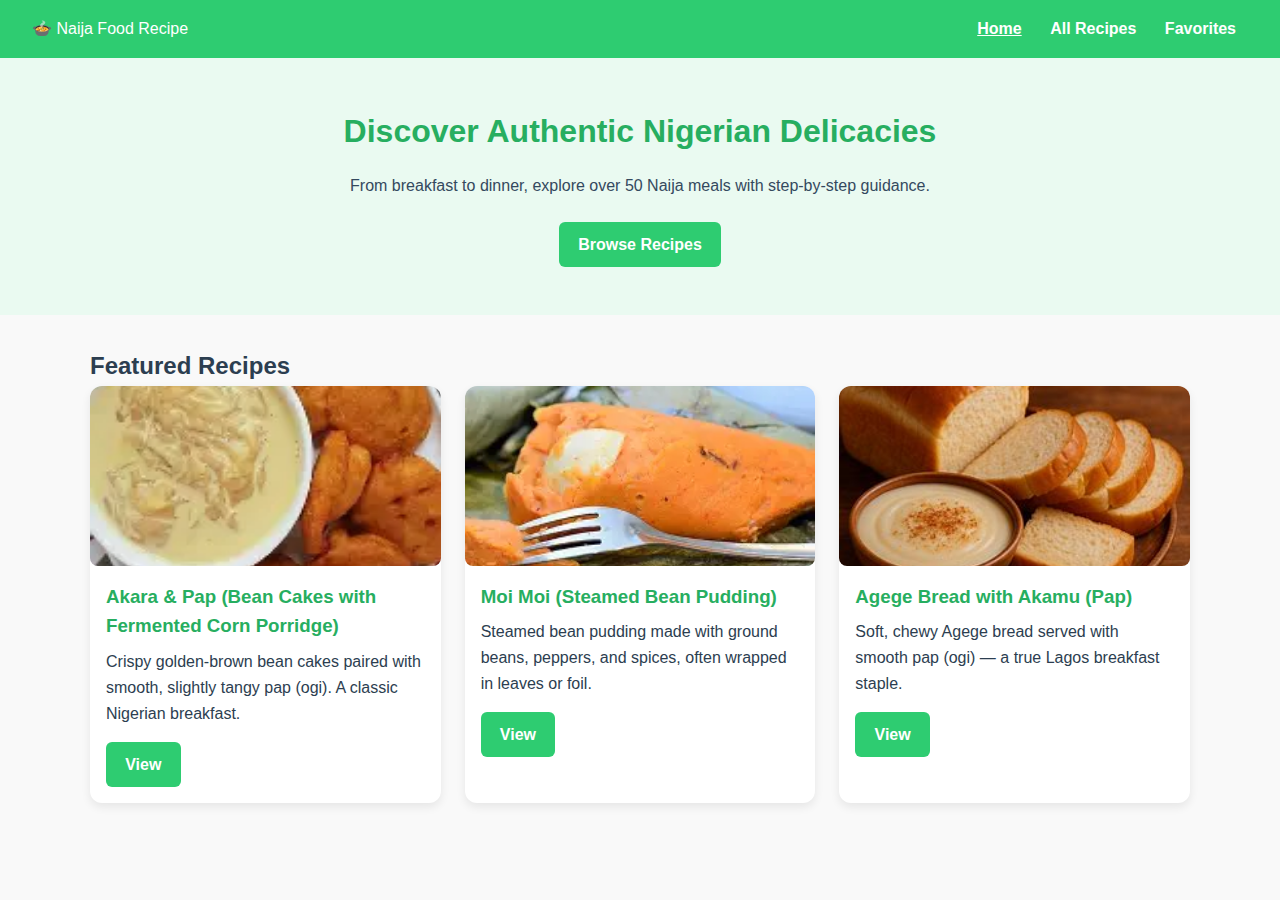
<file: index.html>
<!DOCTYPE html>
<html lang="en">
<head>
  <meta charset="UTF-8">
  <meta name="viewport" content="width=device-width, initial-scale=1.0">
  <title>Naija Recipe App</title>
  <link rel="stylesheet" href="style.css">
</head>
<body>
  <!-- Navbar -->
  <header class="navbar">
    <div class="logo">🍲 Naija Food Recipe</div>
    <nav>
      <a href="index.html" class="active">Home</a>
      <a href="recipes.html">All Recipes</a>
      <a href="favorites.html">Favorites</a>
    </nav>
  </header>

  <!-- Hero Section -->
  <section class="hero">
    <h1>Discover Authentic Nigerian Delicacies</h1>
    <p>From breakfast to dinner, explore over 50 Naija meals with step-by-step guidance.</p>
    <a href="recipes.html" class="btn">Browse Recipes</a>
  </section>

  <!-- Featured Recipes -->
  <main class="container">
    <h2>Featured Recipes</h2>
    <div id="featured" class="recipe-grid"></div>
  </main>

  <script src="script.js"></script>
</body>
</html>
</file>
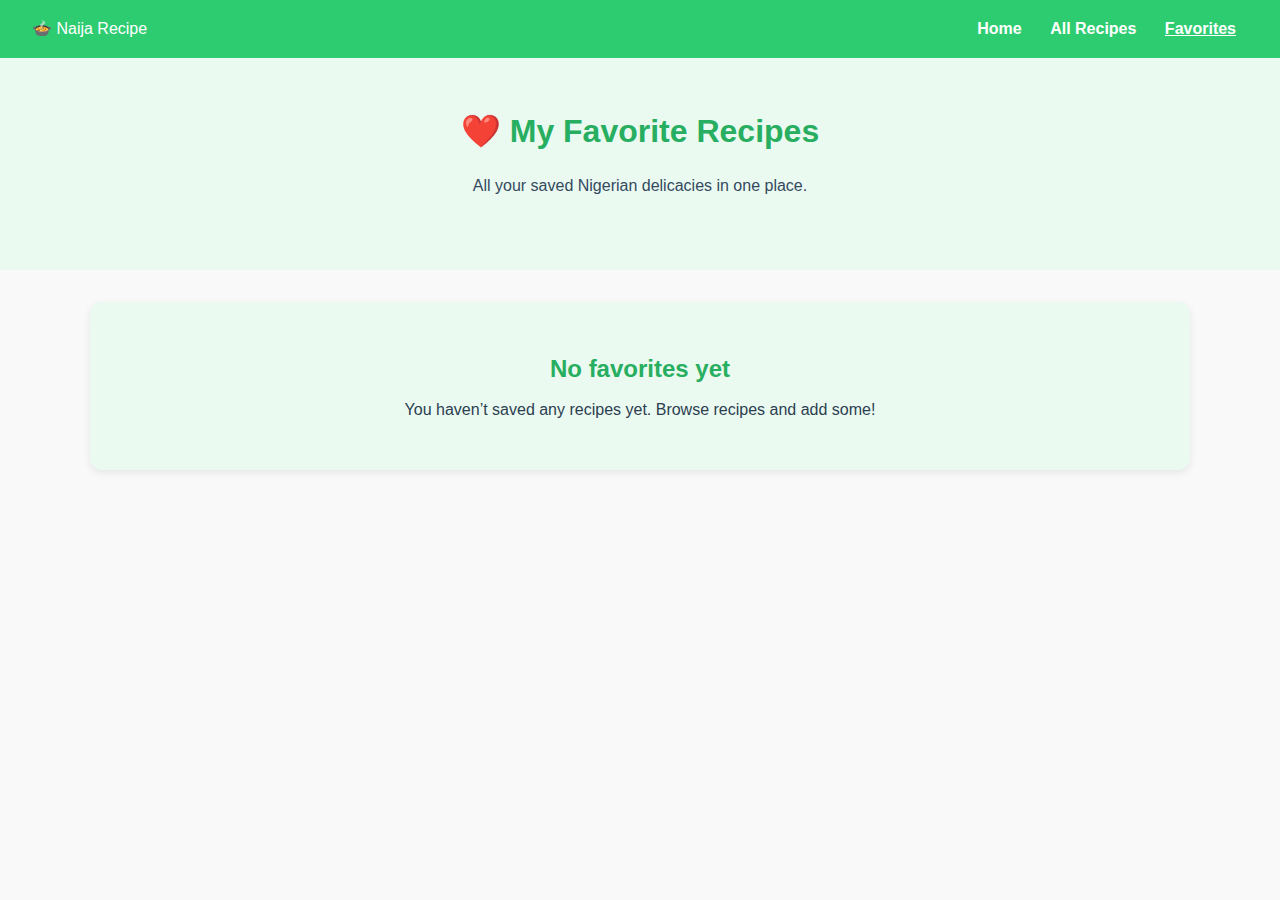
<file: favorites.html>
<!DOCTYPE html>
<html lang="en">
<head>
  <meta charset="UTF-8">
  <meta name="viewport" content="width=device-width, initial-scale=1.0">
  <title>My Favorite Recipes | Naija Recipe App</title>
  <link rel="stylesheet" href="style.css">
</head>
<body>
  <header class="navbar">
    <div class="logo">🍲 Naija Recipe</div>
    <nav>
      <a href="index.html">Home</a>
      <a href="recipes.html">All Recipes</a>
      <a href="favorites.html" class="active">Favorites</a>
    </nav>
  </header>

  <section class="hero small-hero">
    <h1>❤️ My Favorite Recipes</h1>
    <p>All your saved Nigerian delicacies in one place.</p>
  </section>

  <main class="container">
    <div id="favorites-list" class="recipe-grid"></div>
  </main>

  <script src="script.js"></script>
</body>
</html>
</file>
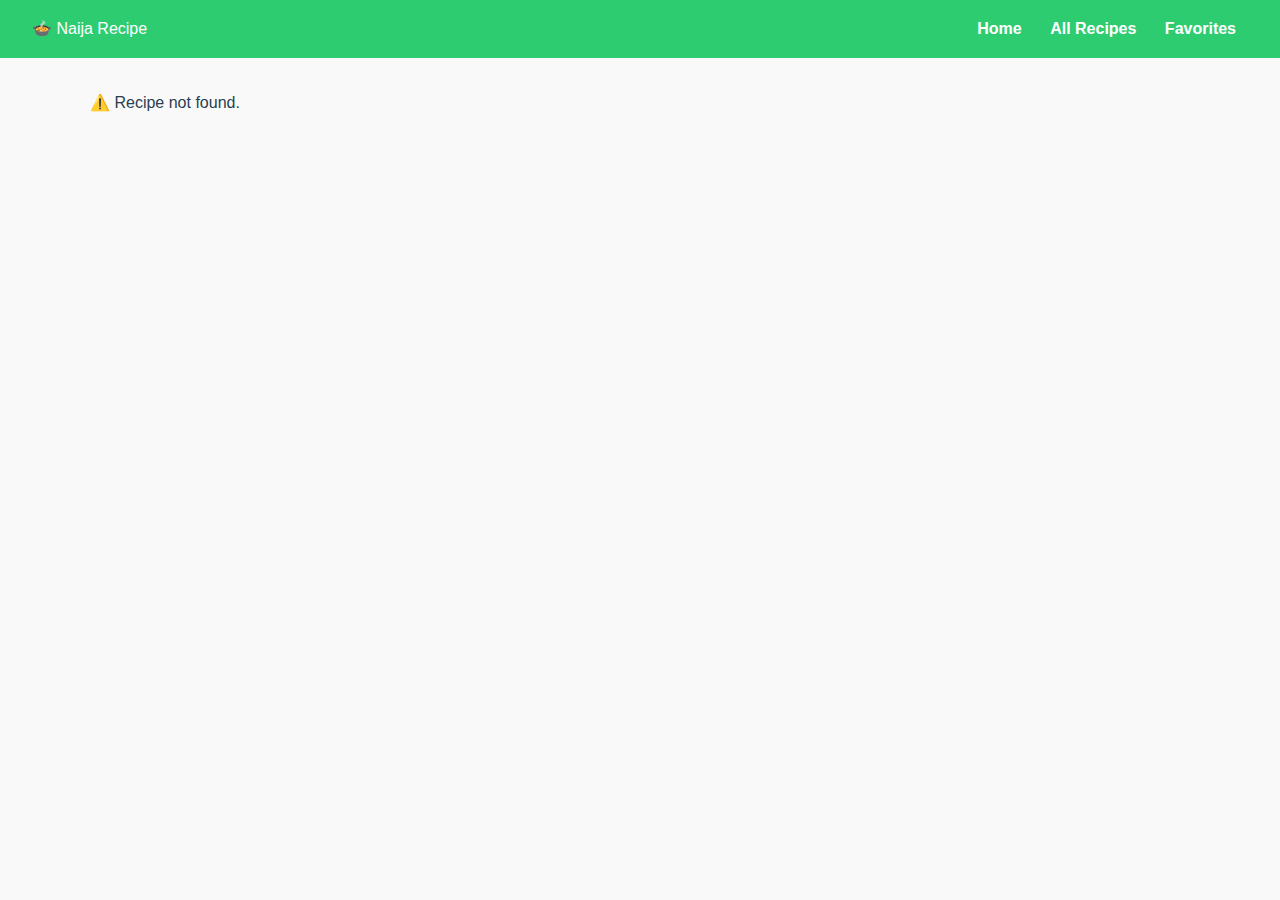
<file: recipe.html>
<!DOCTYPE html>
<html lang="en">
<head>
  <meta charset="UTF-8">
  <meta name="viewport" content="width=device-width, initial-scale=1.0">
  <title>Recipe Details | Naija Recipe App</title>
  <link rel="stylesheet" href="style.css">
</head>
<body>
  <header class="navbar">
    <div class="logo">🍲 Naija Recipe</div>
    <nav>
      <a href="index.html">Home</a>
      <a href="recipes.html">All Recipes</a>
      <a href="favorites.html">Favorites</a>
    </nav>
  </header>

  <main id="recipe-detail" class="container recipe-detail"></main>

  <script src="script.js"></script>
</body>
</html>
</file>
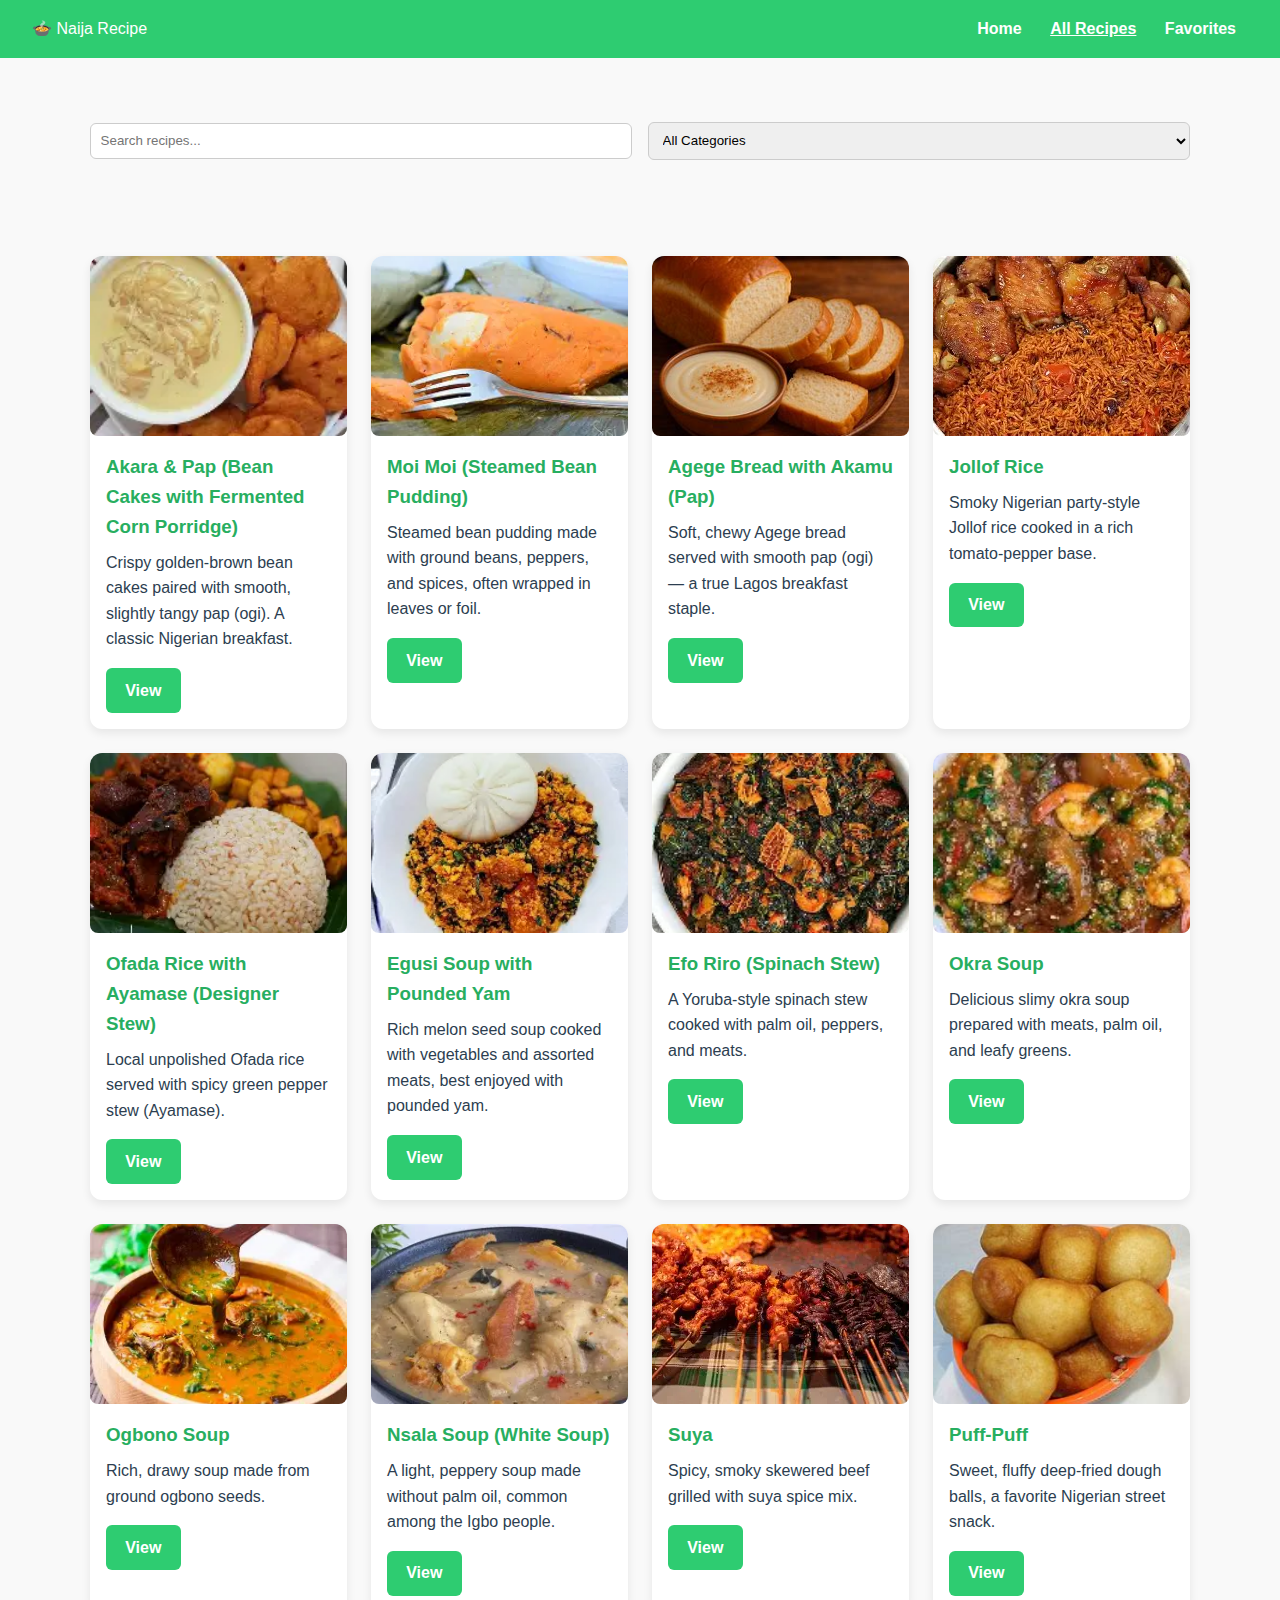
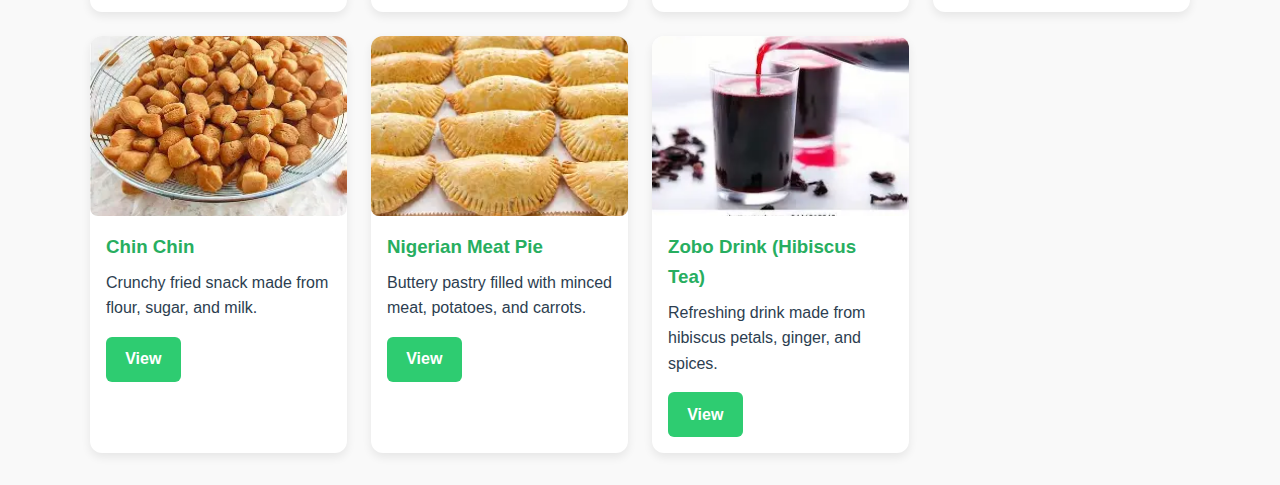
<file: recipes.html>
<!DOCTYPE html>
<html lang="en">
<head>
  <meta charset="UTF-8">
  <meta name="viewport" content="width=device-width, initial-scale=1.0">
  <title>All Recipes | Naija Recipe App</title>
  <link rel="stylesheet" href="style.css">
</head>
<body>
  <header class="navbar">
    <div class="logo">🍲 Naija Recipe</div>
    <nav>
      <a href="index.html">Home</a>
      <a href="recipes.html" class="active">All Recipes</a>
      <a href="favorites.html">Favorites</a>
    </nav>
  </header>

  <!-- Search + Filter -->
  <section class="search-filter container">
    <input type="text" id="search" placeholder="Search recipes...">
    <select id="filter">
      <option value="all">All Categories</option>
      <option value="breakfast">Breakfast</option>
      <option value="lunch">Lunch</option>
      <option value="dinner">Dinner</option>
      <option value="snack">Snacks</option>
    </select>
  </section>

  <main class="container">
    <div id="recipes-list" class="recipe-grid"></div>
  </main>

  <script src="script.js"></script>
</body>
</html>
</file>
<file: style.css>
/* Reset + Basics */
* { margin: 0; padding: 0; box-sizing: border-box; }
body { font-family: Arial, sans-serif; line-height: 1.6; color: #2c3e50; background: #f9f9f9; }
a { text-decoration: none; color: inherit; }
img { max-width: 100%; display: block; border-radius: 8px; }

/* Navbar */
.navbar {
  display: flex; justify-content: space-between; align-items: center;
  padding: 1rem 2rem; background: #2ecc71; color: white;
}
.navbar a { margin: 0 0.75rem; font-weight: bold; color: white; }
.navbar a.active { text-decoration: underline; }

/* Hero */
.hero {
  text-align: center; padding: 3rem 1rem; background: #eafaf1;
}
.hero h1 { font-size: 2rem; margin-bottom: 1rem; color: #27ae60; }
.hero p { margin-bottom: 1.5rem; color: #34495e; }
.btn {
  display: inline-block; background: #2ecc71; color: white;
  padding: 0.6rem 1.2rem; border-radius: 6px; font-weight: bold;
  transition: background 0.2s ease;
}
.btn:hover { background: #27ae60; }

/* Containers */
.container { width: 90%; max-width: 1100px; margin: auto; padding: 2rem 0; }

/* Grid for Recipes */
.recipe-grid {
  display: grid; grid-template-columns: repeat(auto-fit, minmax(250px, 1fr));
  gap: 1.5rem;
}
.recipe-card {
  background: white; border-radius: 12px; overflow: hidden;
  box-shadow: 0 4px 10px rgba(0,0,0,0.08); transition: transform 0.2s;
}
.recipe-card:hover { transform: translateY(-5px); }
.recipe-card img { width: 100%; height: 180px; object-fit: cover; }
.card-body { padding: 1rem; }
.card-body h3 { margin-bottom: 0.5rem; color: #27ae60; }
.card-actions { display: flex; justify-content: space-between; margin-top: 1rem; }
.btn-remove { background: #e74c3c; }
.btn-remove:hover { background: #c0392b; }

/* Search + Filter */
.search-filter {
  display: flex; justify-content: space-between; align-items: center;
  gap: 1rem; margin: 2rem auto;
}
.search-filter input, .search-filter select {
  padding: 0.6rem; border: 1px solid #ccc; border-radius: 6px; flex: 1;
}

/* Recipe Detail */
.recipe-hero { display: flex; flex-direction: column; gap: 1rem; margin-bottom: 2rem; }
.recipe-hero img { width: 100%; max-height: 350px; object-fit: cover; border-radius: 16px; }
.recipe-hero-text { text-align: center; }
.recipe-hero-text h1 { font-size: 2rem; margin-bottom: 0.5rem; color: #27ae60; }
.recipe-hero-text p { font-size: 1.1rem; margin-bottom: 1rem; color: #555; }
.recipe-content { display: grid; gap: 2rem; }
.ingredients ul { list-style: none; padding: 0; }
.ingredients li {
  background: #f9f9f9; padding: 0.75rem; margin-bottom: 0.5rem;
  border-radius: 8px; display: flex; align-items: center; gap: 0.5rem;
}
.steps ol { padding-left: 1.2rem; }
.steps li { margin-bottom: 1rem; line-height: 1.6; }

/* Empty State */
.empty-state {
  text-align: center; padding: 3rem 1rem; background: #eafaf1;
  border-radius: 12px; box-shadow: 0 3px 8px rgba(0,0,0,0.08);
}
.empty-state h2 { margin-bottom: 0.5rem; color: #27ae60; }

/* Responsive */
@media (min-width: 768px) {
  .recipe-hero { flex-direction: row; align-items: center; gap: 2rem; }
  .recipe-hero-text { flex: 1; text-align: left; }
  .recipe-content { grid-template-columns: 1fr 1fr; }
}
</file>
